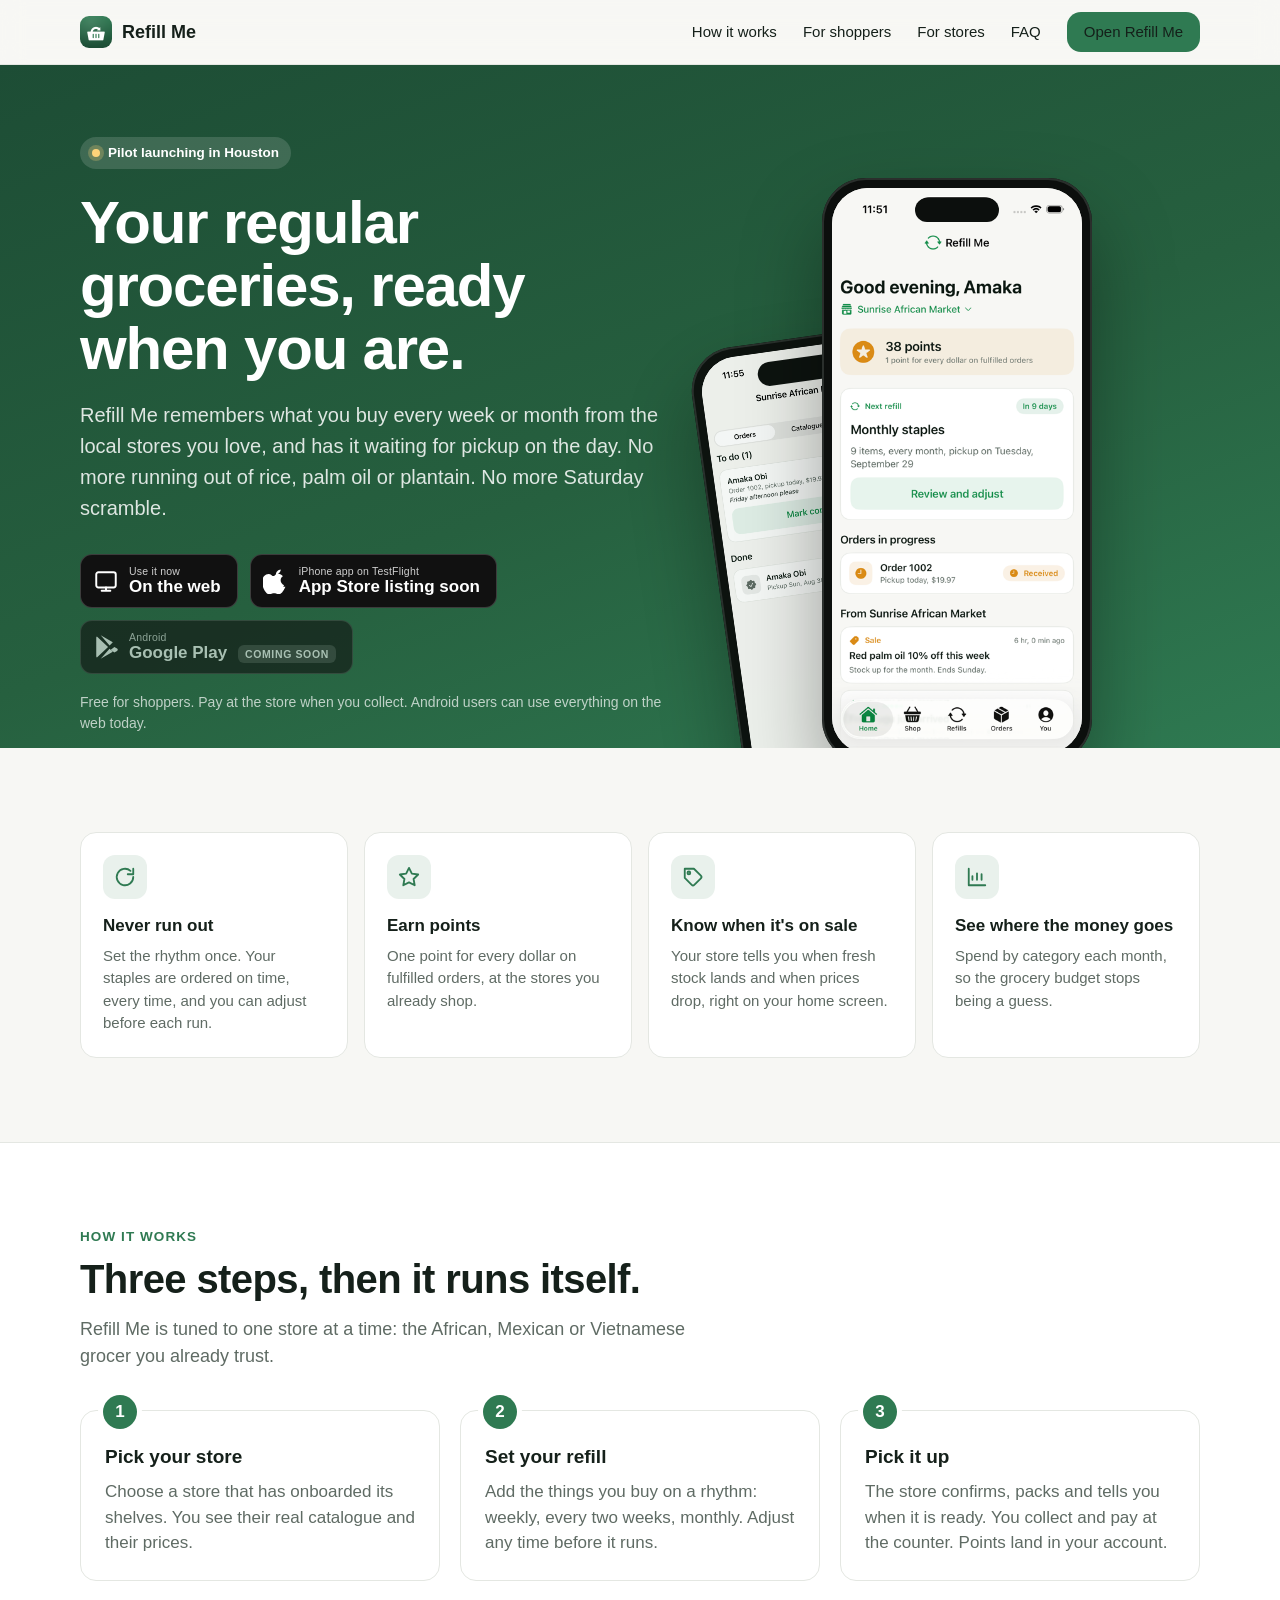
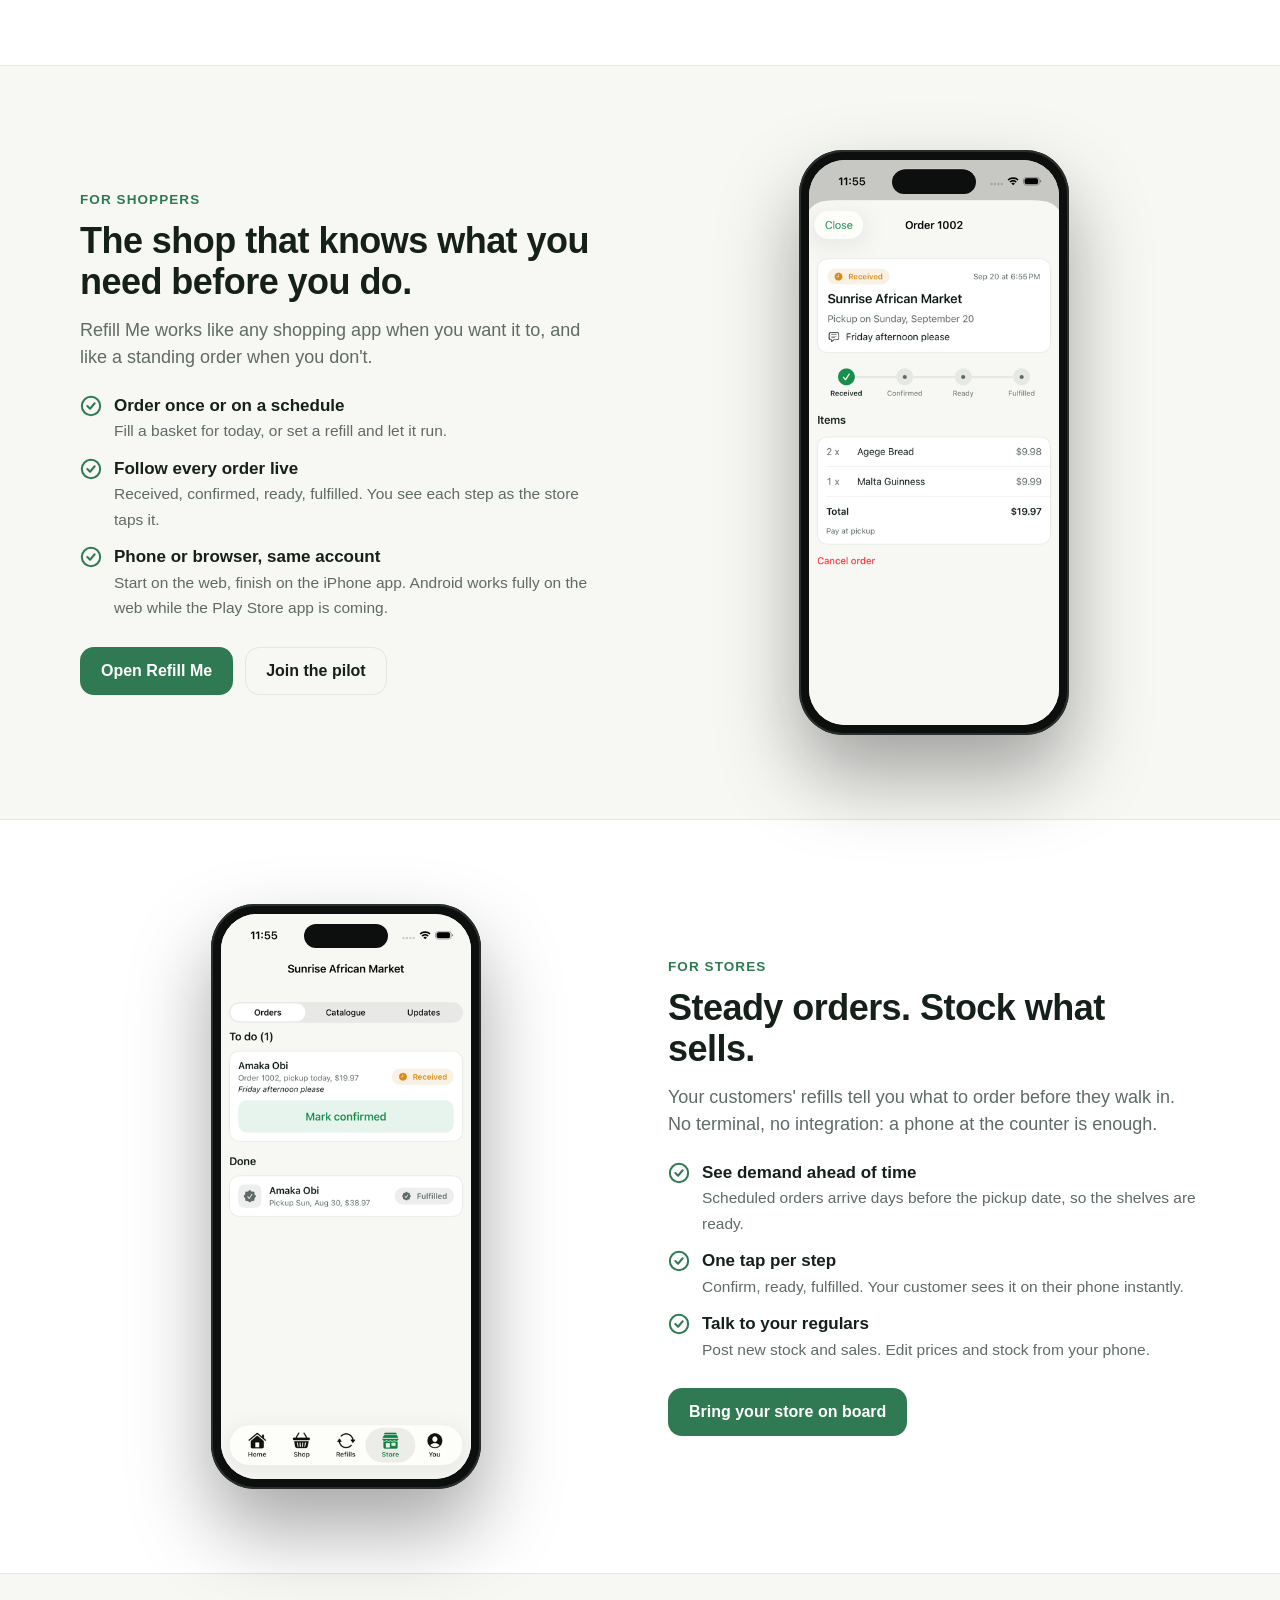
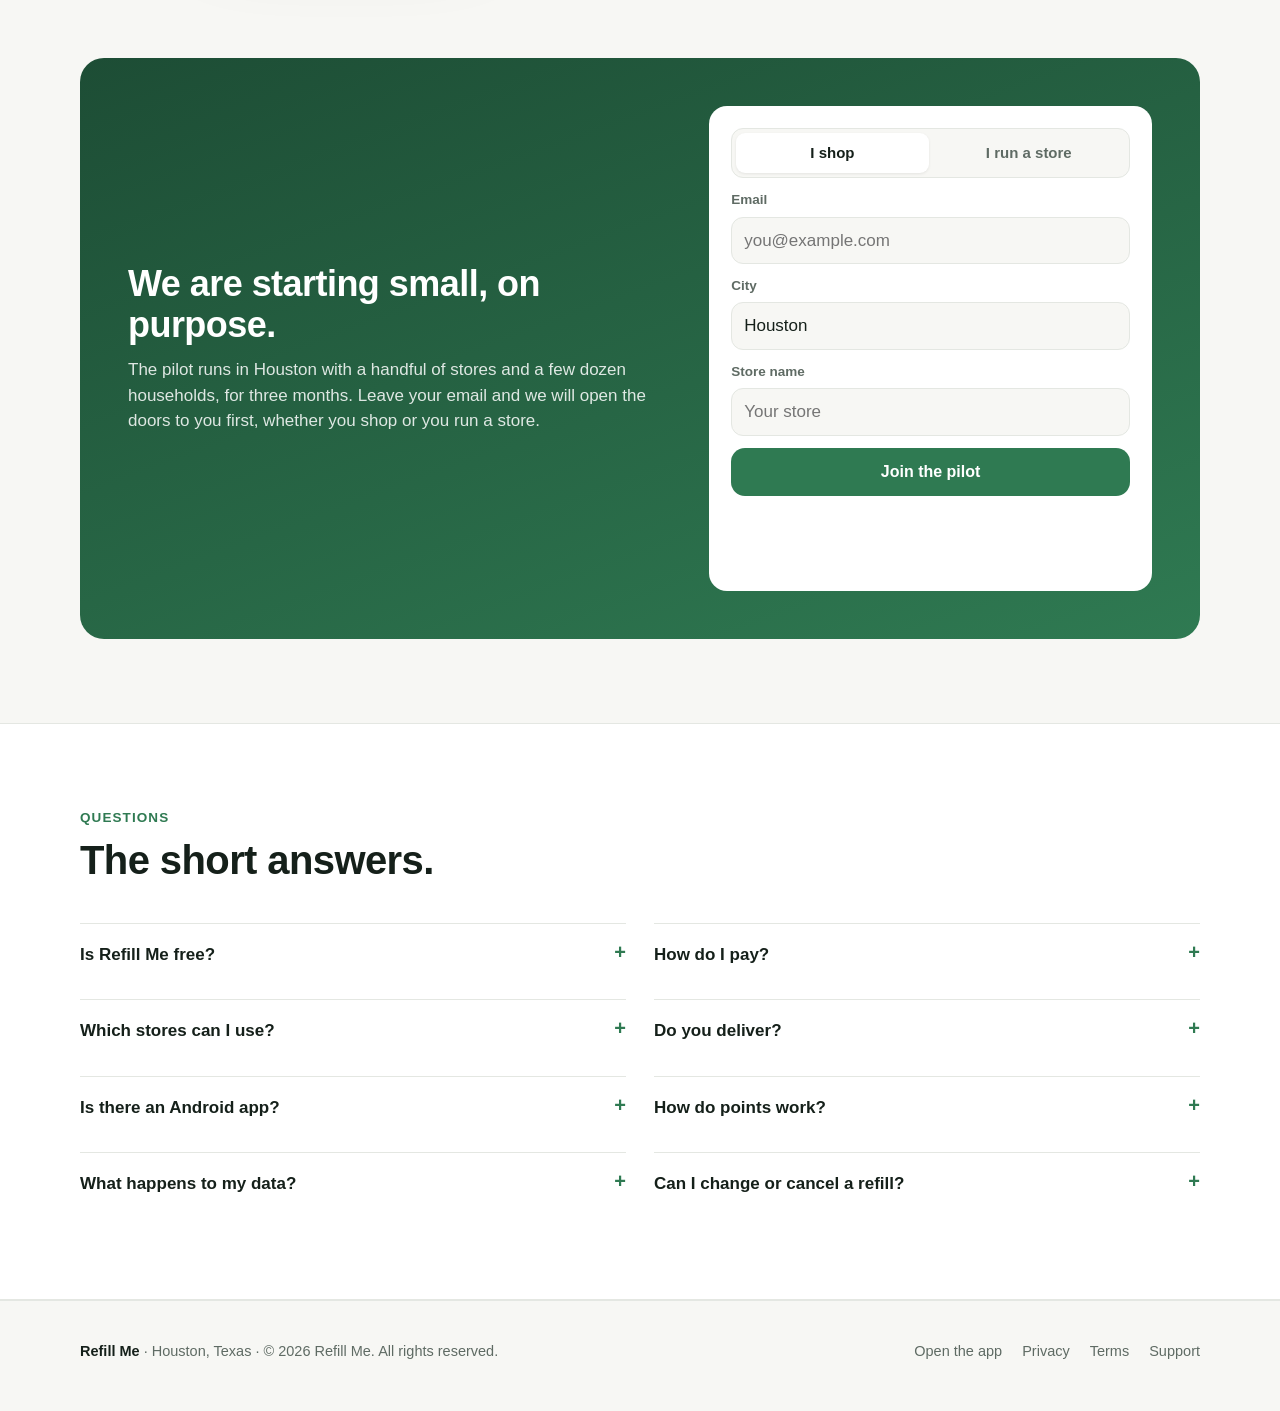
<file: index.html>
<!doctype html>
<html lang="en">
<head>
  <meta charset="utf-8">
  <meta name="viewport" content="width=device-width, initial-scale=1">
  <title>Refill Me: your regular groceries, ready when you are</title>
  <meta name="description" content="Refill Me remembers what you buy every week or month from the local stores you love and has it ready for pickup on the day. Starting in Houston.">
  <meta property="og:title" content="Refill Me">
  <meta property="og:description" content="Your regular groceries from the stores you love, ready when you are.">
  <meta property="og:image" content="https://refill4me.com/assets/img/icon-512.png">
  <meta property="og:url" content="https://refill4me.com/">
  <meta name="theme-color" content="#2f7a52">
  <link rel="icon" href="assets/img/favicon-64.png">
  <link rel="apple-touch-icon" href="assets/img/apple-touch-icon.png">
  <link rel="stylesheet" href="assets/site.css">
</head>
<body>
  <header class="site-header">
    <div class="wrap">
      <a class="brand" href="./"><img src="assets/img/icon-512.png" alt="" width="32" height="32">Refill Me</a>
      <button class="nav-toggle" aria-label="Menu" aria-expanded="false" data-nav-toggle>
        <svg width="20" height="20" viewBox="0 0 20 20" fill="none" stroke="currentColor" stroke-width="2" stroke-linecap="round"><path d="M3 5h14M3 10h14M3 15h14"/></svg>
      </button>
      <nav class="nav" data-nav>
        <a href="#how">How it works</a>
        <a href="#shoppers">For shoppers</a>
        <a href="#stores">For stores</a>
        <a href="#faq">FAQ</a>
        <a class="btn btn-primary" href="app/">Open Refill Me</a>
      </nav>
    </div>
  </header>

  <section class="hero">
    <div class="wrap">
      <div>
        <span class="eyebrow">Pilot launching in Houston</span>
        <h1>Your regular groceries, ready when you are.</h1>
        <p class="lead">Refill Me remembers what you buy every week or month from the local stores you love, and has it waiting for pickup on the day. No more running out of rice, palm oil or plantain. No more Saturday scramble.</p>
        <div class="badges">
          <a class="badge" href="app/">
            <svg viewBox="0 0 24 24" fill="none" stroke="currentColor" stroke-width="1.8" stroke-linecap="round" stroke-linejoin="round"><rect x="3" y="4" width="18" height="14" rx="2"/><path d="M8 21h8M12 18v3"/></svg>
            <span><small>Use it now</small><strong>On the web</strong></span>
          </a>
          <a class="badge" href="app/" data-app-store>
            <svg viewBox="0 0 24 24" fill="currentColor"><path d="M16.365 1.43c0 1.14-.47 2.22-1.24 3.02-.83.87-2.05 1.5-3.13 1.42-.14-1.1.44-2.26 1.16-2.98.82-.83 2.2-1.45 3.21-1.46zM20.7 17.3c-.6 1.37-.88 1.98-1.65 3.19-1.07 1.69-2.59 3.79-4.46 3.81-1.67.02-2.1-1.09-4.36-1.08-2.26.01-2.73 1.1-4.4 1.08-1.88-.02-3.31-1.91-4.38-3.6C-1.32 15.98-1.63 10.4 1.1 7.36c1.94-2.16 4.99-2.46 6.85-.77 1.24 1.12 1.9 1.14 3.06.02 2.06-1.98 5.55-1.6 7.36 1.09-3.16 1.94-2.64 6.7 1.03 8.28-.24.44-.44.86-.7 1.32z"/></svg>
            <span><small data-app-store-small>Get the iPhone app</small><strong data-app-store-label>Download on the App Store</strong></span>
          </a>
          <span class="badge is-soon" aria-disabled="true" title="Android app coming soon. Use the web version in the meantime.">
            <svg viewBox="0 0 24 24" fill="currentColor"><path d="M3.6 2.4 13.9 12 3.6 21.6c-.4-.2-.6-.6-.6-1.1V3.5c0-.5.2-.9.6-1.1zm11.7 11.1 3 2.9-11.2 6.4 8.2-9.3zm0-3-8.2-9.3 11.2 6.4-3 2.9zm4.4 1.5 2.5 1.4c.9.5.9 1.7 0 2.2l-2.5 1.4-3.3-2.5 3.3-2.5z"/></svg>
            <span><small>Android</small><strong>Google Play <span class="soon">Coming soon</span></strong></span>
          </span>
        </div>
        <p class="fine">Free for shoppers. Pay at the store when you collect. Android users can use everything on the web today.</p>
      </div>
      <div class="hero-visual">
        <div class="phone phone-back"><img src="assets/img/store.png" alt="The store's counter screen with an order waiting to be confirmed"></div>
        <div class="phone"><img src="assets/img/home.png" alt="Refill Me home screen showing points, the next refill and an order in progress"></div>
      </div>
    </div>
  </section>

  <section class="section">
    <div class="wrap">
      <div class="props">
        <div class="card prop">
          <div class="icon"><svg viewBox="0 0 24 24" fill="none" stroke="currentColor" stroke-width="2" stroke-linecap="round" stroke-linejoin="round"><path d="M21 12a9 9 0 1 1-3-6.7"/><path d="M21 3v6h-6"/></svg></div>
          <h3>Never run out</h3>
          <p>Set the rhythm once. Your staples are ordered on time, every time, and you can adjust before each run.</p>
        </div>
        <div class="card prop">
          <div class="icon"><svg viewBox="0 0 24 24" fill="none" stroke="currentColor" stroke-width="2" stroke-linecap="round" stroke-linejoin="round"><path d="m12 2 3.1 6.3 6.9 1-5 4.9 1.2 6.8L12 17.8 5.8 21l1.2-6.8-5-4.9 6.9-1z"/></svg></div>
          <h3>Earn points</h3>
          <p>One point for every dollar on fulfilled orders, at the stores you already shop.</p>
        </div>
        <div class="card prop">
          <div class="icon"><svg viewBox="0 0 24 24" fill="none" stroke="currentColor" stroke-width="2" stroke-linecap="round" stroke-linejoin="round"><path d="M20.6 13.4 13.4 20.6a2 2 0 0 1-2.8 0L3 13V3h10l7.6 7.6a2 2 0 0 1 0 2.8z"/><circle cx="7.5" cy="7.5" r="1.5"/></svg></div>
          <h3>Know when it's on sale</h3>
          <p>Your store tells you when fresh stock lands and when prices drop, right on your home screen.</p>
        </div>
        <div class="card prop">
          <div class="icon"><svg viewBox="0 0 24 24" fill="none" stroke="currentColor" stroke-width="2" stroke-linecap="round" stroke-linejoin="round"><path d="M3 3v18h18"/><path d="M7 15v-4M12 15V8M17 15v-6"/></svg></div>
          <h3>See where the money goes</h3>
          <p>Spend by category each month, so the grocery budget stops being a guess.</p>
        </div>
      </div>
    </div>
  </section>

  <section class="section alt" id="how">
    <div class="wrap">
      <div class="section-head">
        <p class="kicker">How it works</p>
        <h2>Three steps, then it runs itself.</h2>
        <p>Refill Me is tuned to one store at a time: the African, Mexican or Vietnamese grocer you already trust.</p>
      </div>
      <div class="steps">
        <div class="card step">
          <h3>Pick your store</h3>
          <p>Choose a store that has onboarded its shelves. You see their real catalogue and their prices.</p>
        </div>
        <div class="card step">
          <h3>Set your refill</h3>
          <p>Add the things you buy on a rhythm: weekly, every two weeks, monthly. Adjust any time before it runs.</p>
        </div>
        <div class="card step">
          <h3>Pick it up</h3>
          <p>The store confirms, packs and tells you when it is ready. You collect and pay at the counter. Points land in your account.</p>
        </div>
      </div>
    </div>
  </section>

  <section class="section" id="shoppers">
    <div class="wrap split">
      <div class="split-copy">
        <p class="kicker" style="color:var(--green);font-weight:700;font-size:13.5px;letter-spacing:.08em;text-transform:uppercase;margin:0 0 10px">For shoppers</p>
        <h2>The shop that knows what you need before you do.</h2>
        <p class="lead">Refill Me works like any shopping app when you want it to, and like a standing order when you don't.</p>
        <ul class="checks">
          <li><svg viewBox="0 0 24 24" fill="none" stroke="currentColor" stroke-width="2.2" stroke-linecap="round" stroke-linejoin="round"><circle cx="12" cy="12" r="10"/><path d="m8 12 3 3 5-6"/></svg><div><strong>Order once or on a schedule</strong><span>Fill a basket for today, or set a refill and let it run.</span></div></li>
          <li><svg viewBox="0 0 24 24" fill="none" stroke="currentColor" stroke-width="2.2" stroke-linecap="round" stroke-linejoin="round"><circle cx="12" cy="12" r="10"/><path d="m8 12 3 3 5-6"/></svg><div><strong>Follow every order live</strong><span>Received, confirmed, ready, fulfilled. You see each step as the store taps it.</span></div></li>
          <li><svg viewBox="0 0 24 24" fill="none" stroke="currentColor" stroke-width="2.2" stroke-linecap="round" stroke-linejoin="round"><circle cx="12" cy="12" r="10"/><path d="m8 12 3 3 5-6"/></svg><div><strong>Phone or browser, same account</strong><span>Start on the web, finish on the iPhone app. Android works fully on the web while the Play Store app is coming.</span></div></li>
        </ul>
        <div class="cta-row">
          <a class="btn btn-primary" href="app/">Open Refill Me</a>
          <a class="btn btn-ghost" href="#pilot">Join the pilot</a>
        </div>
      </div>
      <div class="split-visual"><div class="phone"><img src="assets/img/order-detail.png" alt="An order's live status: received, confirmed, ready, fulfilled"></div></div>
    </div>
  </section>

  <section class="section alt" id="stores">
    <div class="wrap split reverse">
      <div class="split-copy">
        <p class="kicker" style="color:var(--green);font-weight:700;font-size:13.5px;letter-spacing:.08em;text-transform:uppercase;margin:0 0 10px">For stores</p>
        <h2>Steady orders. Stock what sells.</h2>
        <p class="lead">Your customers' refills tell you what to order before they walk in. No terminal, no integration: a phone at the counter is enough.</p>
        <ul class="checks">
          <li><svg viewBox="0 0 24 24" fill="none" stroke="currentColor" stroke-width="2.2" stroke-linecap="round" stroke-linejoin="round"><circle cx="12" cy="12" r="10"/><path d="m8 12 3 3 5-6"/></svg><div><strong>See demand ahead of time</strong><span>Scheduled orders arrive days before the pickup date, so the shelves are ready.</span></div></li>
          <li><svg viewBox="0 0 24 24" fill="none" stroke="currentColor" stroke-width="2.2" stroke-linecap="round" stroke-linejoin="round"><circle cx="12" cy="12" r="10"/><path d="m8 12 3 3 5-6"/></svg><div><strong>One tap per step</strong><span>Confirm, ready, fulfilled. Your customer sees it on their phone instantly.</span></div></li>
          <li><svg viewBox="0 0 24 24" fill="none" stroke="currentColor" stroke-width="2.2" stroke-linecap="round" stroke-linejoin="round"><circle cx="12" cy="12" r="10"/><path d="m8 12 3 3 5-6"/></svg><div><strong>Talk to your regulars</strong><span>Post new stock and sales. Edit prices and stock from your phone.</span></div></li>
        </ul>
        <div class="cta-row">
          <a class="btn btn-primary" href="#pilot" data-role="store">Bring your store on board</a>
        </div>
      </div>
      <div class="split-visual"><div class="phone"><img src="assets/img/store.png" alt="The store screen: an order to confirm and one already fulfilled"></div></div>
    </div>
  </section>

  <section class="section" id="pilot">
    <div class="wrap">
      <div class="pilot">
        <div>
          <h2>We are starting small, on purpose.</h2>
          <p>The pilot runs in Houston with a handful of stores and a few dozen households, for three months. Leave your email and we will open the doors to you first, whether you shop or you run a store.</p>
        </div>
        <form data-pilot-form novalidate>
          <div class="seg" role="radiogroup" aria-label="I am a">
            <label><input type="radio" name="role" value="shopper" checked><span>I shop</span></label>
            <label><input type="radio" name="role" value="store"><span>I run a store</span></label>
          </div>
          <div class="field">
            <label for="pilot-email">Email</label>
            <input id="pilot-email" name="email" type="email" inputmode="email" autocomplete="email" placeholder="you@example.com" required>
          </div>
          <div class="field">
            <label for="pilot-city">City</label>
            <input id="pilot-city" name="city" type="text" autocomplete="address-level2" placeholder="Houston" value="Houston">
          </div>
          <div class="field" data-store-only hidden>
            <label for="pilot-store">Store name</label>
            <input id="pilot-store" name="store_name" type="text" placeholder="Your store">
          </div>
          <button class="btn btn-primary btn-block" type="submit">Join the pilot</button>
          <p class="form-status" data-form-status aria-live="polite"></p>
          <p class="form-note">One email when your spot opens. Nothing else.</p>
        </form>
      </div>
    </div>
  </section>

  <section class="section alt" id="faq">
    <div class="wrap">
      <div class="section-head">
        <p class="kicker">Questions</p>
        <h2>The short answers.</h2>
      </div>
      <div class="faq">
        <details><summary>Is Refill Me free?</summary><p>Yes for shoppers. You pay the store's normal prices at the counter when you collect. Stores pay a flat yearly or six-monthly fee to be on Refill Me, and nothing per order.</p></details>
        <details><summary>How do I pay?</summary><p>At pickup, the way you do today. Card payment inside the app is coming after the pilot.</p></details>
        <details><summary>Which stores can I use?</summary><p>Stores that have onboarded their catalogue. The pilot starts with an African grocery in Houston, with Mexican and Vietnamese stores next. Want yours on the list? Use the form above.</p></details>
        <details><summary>Do you deliver?</summary><p>Not yet. Pickup is the default, and a store can arrange delivery with you by phone. Delivery partners come after the pilot.</p></details>
        <details><summary>Is there an Android app?</summary><p>It is coming to Google Play. Until then everything works in your phone's browser at refill4me.com, with the same account.</p></details>
        <details><summary>How do points work?</summary><p>One point for every whole dollar on a fulfilled order. They show on your home screen. How you spend them is being worked out with the pilot stores.</p></details>
        <details><summary>What happens to my data?</summary><p>Your orders stay between you and your store. We use aggregate, anonymised demand data to help stores stock better, and never sell personal details. The <a href="privacy.html">privacy policy</a> has the full version.</p></details>
        <details><summary>Can I change or cancel a refill?</summary><p>Any time before it runs: adjust items, move the date, pause it, or delete it. An order that has been placed can be cancelled while the store has not yet started on it.</p></details>
      </div>
    </div>
  </section>

  <footer class="site-footer">
    <div class="wrap">
      <div><strong style="color:var(--ink)">Refill Me</strong> · Houston, Texas · © 2026 Refill Me. All rights reserved.</div>
      <nav>
        <a href="app/">Open the app</a>
        <a href="privacy.html">Privacy</a>
        <a href="terms.html">Terms</a>
        <a href="support.html">Support</a>
      </nav>
    </div>
  </footer>

  <script src="config.js"></script>
  <script src="assets/site.js"></script>
</body>
</html>
</file>
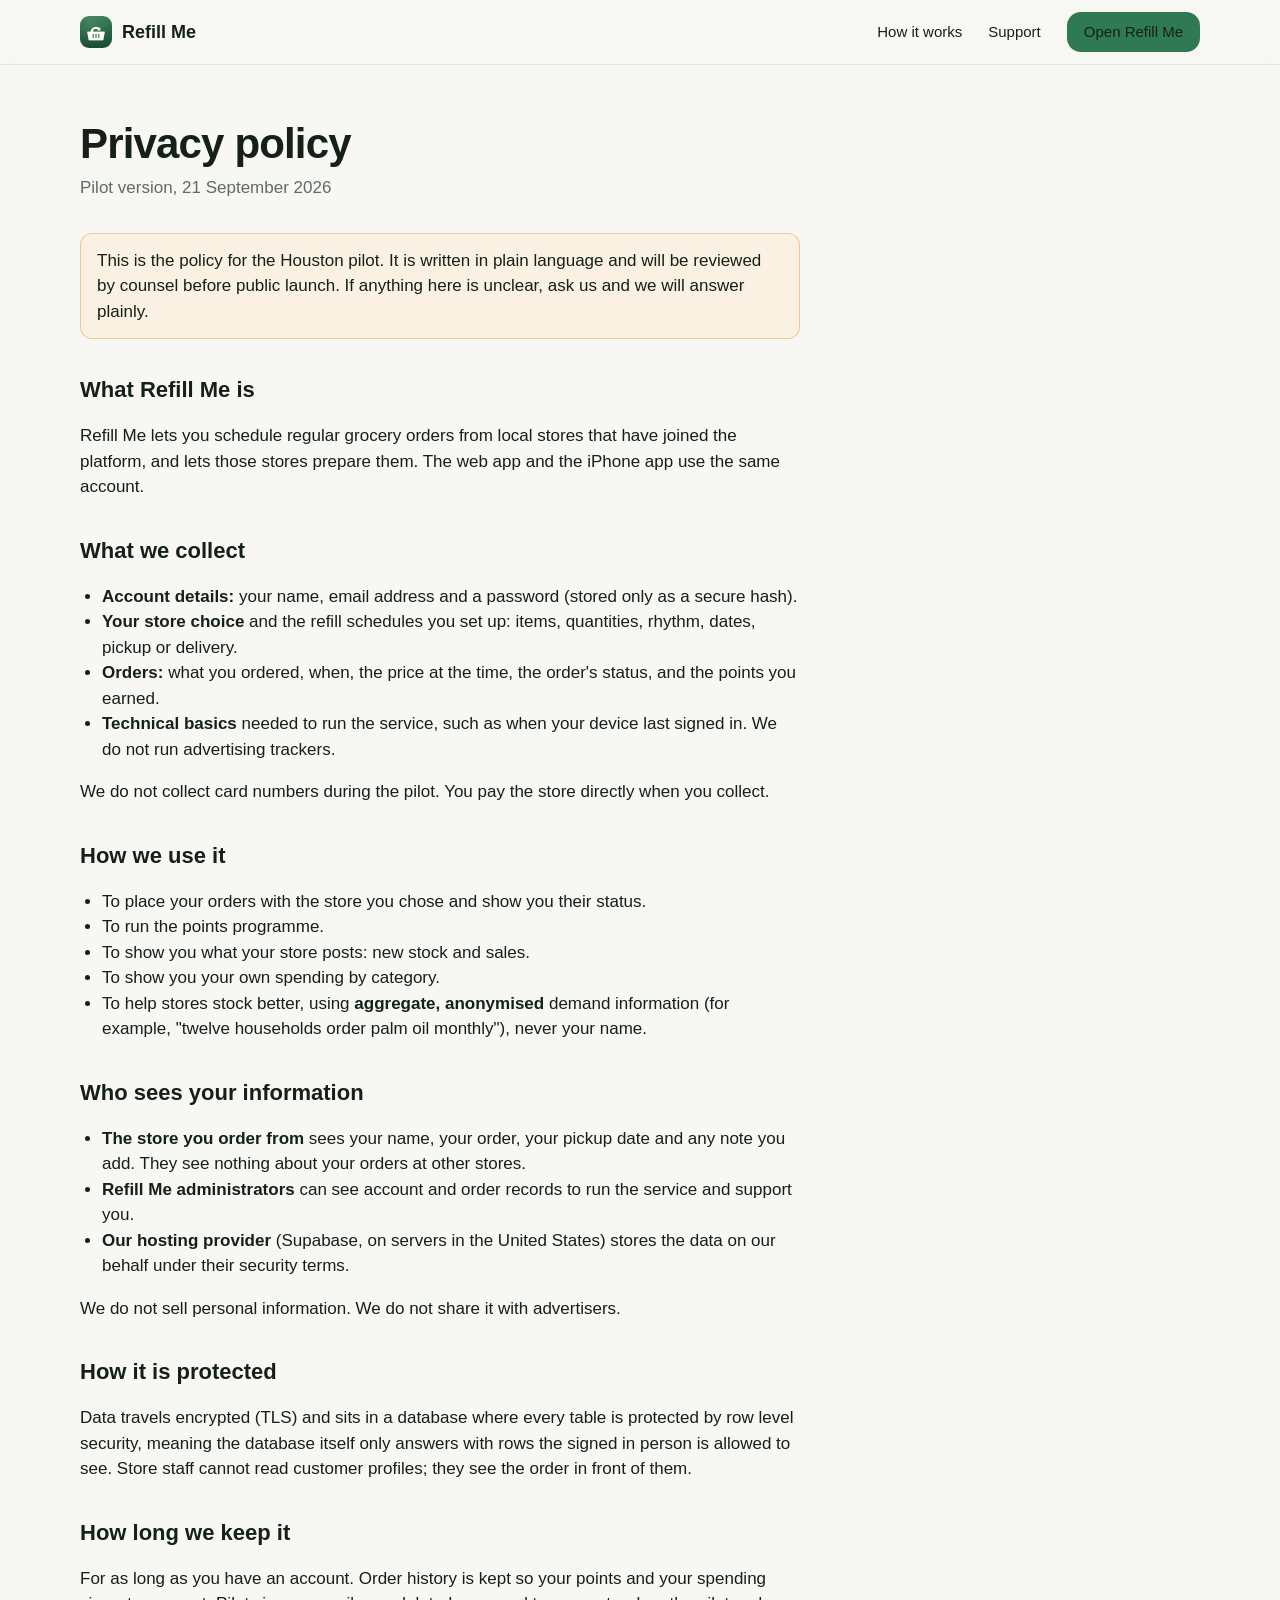
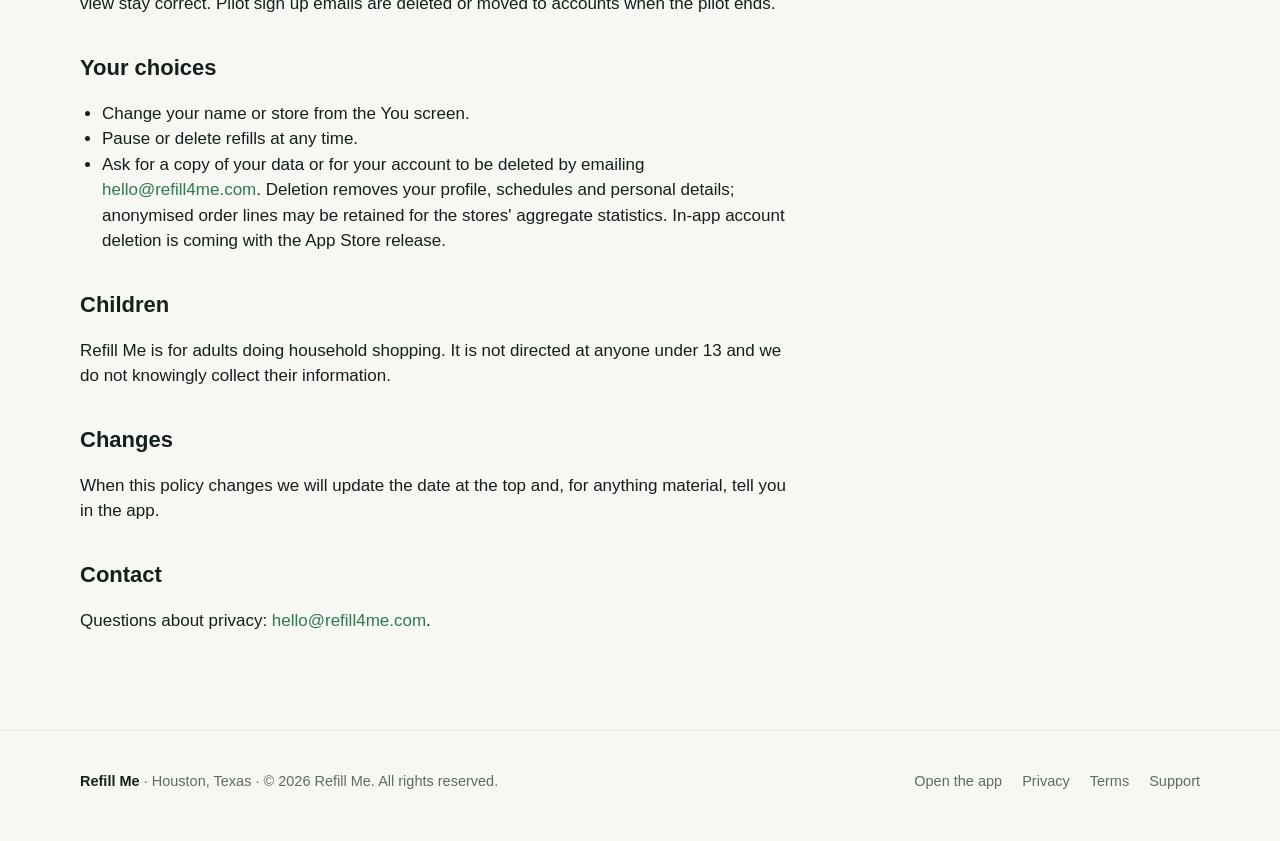
<file: privacy.html>
<!doctype html>
<html lang="en">
<head>
  <meta charset="utf-8">
  <meta name="viewport" content="width=device-width, initial-scale=1">
  <title>Privacy policy: Refill Me</title>
  <meta name="theme-color" content="#1e8e4e">
  <link rel="icon" href="assets/img/favicon-64.png">
  <link rel="apple-touch-icon" href="assets/img/apple-touch-icon.png">
  <link rel="stylesheet" href="assets/site.css">
</head>
<body>
  <header class="site-header">
    <div class="wrap">
      <a class="brand" href="./"><img src="assets/img/icon-512.png" alt="" width="32" height="32">Refill Me</a>
      <nav class="nav">
        <a href="index.html#how">How it works</a>
        <a href="support.html">Support</a>
        <a class="btn btn-primary" href="app/">Open Refill Me</a>
      </nav>
    </div>
  </header>
  <main class="page"><div class="wrap"><div class="prose">
    <h1>Privacy policy</h1>
    <p class="updated">Pilot version, 21 September 2026</p>
    <p class="note">This is the policy for the Houston pilot. It is written in plain language and will be reviewed by counsel before public launch. If anything here is unclear, ask us and we will answer plainly.</p>

    <h2>What Refill Me is</h2>
    <p>Refill Me lets you schedule regular grocery orders from local stores that have joined the platform, and lets those stores prepare them. The web app and the iPhone app use the same account.</p>

    <h2>What we collect</h2>
    <ul>
      <li><strong>Account details:</strong> your name, email address and a password (stored only as a secure hash).</li>
      <li><strong>Your store choice</strong> and the refill schedules you set up: items, quantities, rhythm, dates, pickup or delivery.</li>
      <li><strong>Orders:</strong> what you ordered, when, the price at the time, the order's status, and the points you earned.</li>
      <li><strong>Technical basics</strong> needed to run the service, such as when your device last signed in. We do not run advertising trackers.</li>
    </ul>
    <p>We do not collect card numbers during the pilot. You pay the store directly when you collect.</p>

    <h2>How we use it</h2>
    <ul>
      <li>To place your orders with the store you chose and show you their status.</li>
      <li>To run the points programme.</li>
      <li>To show you what your store posts: new stock and sales.</li>
      <li>To show you your own spending by category.</li>
      <li>To help stores stock better, using <strong>aggregate, anonymised</strong> demand information (for example, "twelve households order palm oil monthly"), never your name.</li>
    </ul>

    <h2>Who sees your information</h2>
    <ul>
      <li><strong>The store you order from</strong> sees your name, your order, your pickup date and any note you add. They see nothing about your orders at other stores.</li>
      <li><strong>Refill Me administrators</strong> can see account and order records to run the service and support you.</li>
      <li><strong>Our hosting provider</strong> (Supabase, on servers in the United States) stores the data on our behalf under their security terms.</li>
    </ul>
    <p>We do not sell personal information. We do not share it with advertisers.</p>

    <h2>How it is protected</h2>
    <p>Data travels encrypted (TLS) and sits in a database where every table is protected by row level security, meaning the database itself only answers with rows the signed in person is allowed to see. Store staff cannot read customer profiles; they see the order in front of them.</p>

    <h2>How long we keep it</h2>
    <p>For as long as you have an account. Order history is kept so your points and your spending view stay correct. Pilot sign up emails are deleted or moved to accounts when the pilot ends.</p>

    <h2>Your choices</h2>
    <ul>
      <li>Change your name or store from the You screen.</li>
      <li>Pause or delete refills at any time.</li>
      <li>Ask for a copy of your data or for your account to be deleted by emailing <a data-contact href="#">us</a>. Deletion removes your profile, schedules and personal details; anonymised order lines may be retained for the stores' aggregate statistics. In-app account deletion is coming with the App Store release.</li>
    </ul>

    <h2>Children</h2>
    <p>Refill Me is for adults doing household shopping. It is not directed at anyone under 13 and we do not knowingly collect their information.</p>

    <h2>Changes</h2>
    <p>When this policy changes we will update the date at the top and, for anything material, tell you in the app.</p>

    <h2>Contact</h2>
    <p>Questions about privacy: <a data-contact href="#">email us</a>.</p>
</div></div></main>
  <footer class="site-footer">
    <div class="wrap">
      <div><strong style="color:var(--ink)">Refill Me</strong> · Houston, Texas · © 2026 Refill Me. All rights reserved.</div>
      <nav>
        <a href="app/">Open the app</a>
        <a href="privacy.html">Privacy</a>
        <a href="terms.html">Terms</a>
        <a href="support.html">Support</a>
      </nav>
    </div>
  </footer>
  <script src="config.js"></script>
  <script>document.querySelectorAll("[data-contact]").forEach(function(a){var e=(window.REFILL_CONFIG||{}).contactEmail;if(e){a.textContent=e;a.href="mailto:"+e;}});</script>
</body>
</html>
</file>
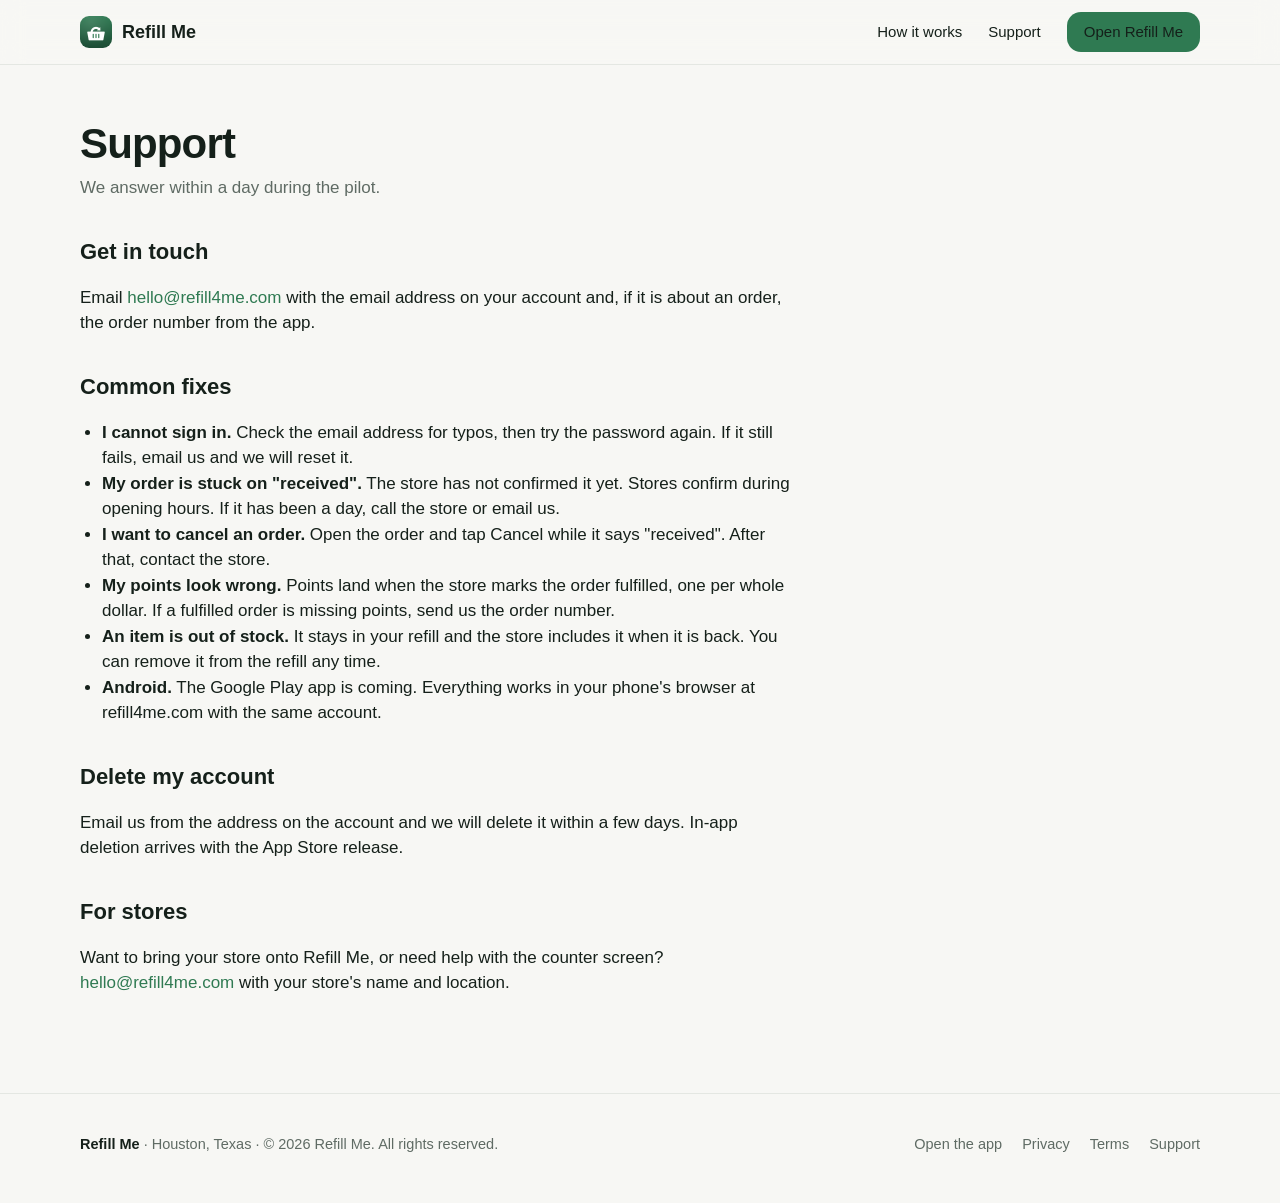
<file: support.html>
<!doctype html>
<html lang="en">
<head>
  <meta charset="utf-8">
  <meta name="viewport" content="width=device-width, initial-scale=1">
  <title>Support: Refill Me</title>
  <meta name="theme-color" content="#1e8e4e">
  <link rel="icon" href="assets/img/favicon-64.png">
  <link rel="apple-touch-icon" href="assets/img/apple-touch-icon.png">
  <link rel="stylesheet" href="assets/site.css">
</head>
<body>
  <header class="site-header">
    <div class="wrap">
      <a class="brand" href="./"><img src="assets/img/icon-512.png" alt="" width="32" height="32">Refill Me</a>
      <nav class="nav">
        <a href="index.html#how">How it works</a>
        <a href="support.html">Support</a>
        <a class="btn btn-primary" href="app/">Open Refill Me</a>
      </nav>
    </div>
  </header>
  <main class="page"><div class="wrap"><div class="prose">
    <h1>Support</h1>
    <p class="updated">We answer within a day during the pilot.</p>

    <h2>Get in touch</h2>
    <p>Email <a data-contact href="#">us</a> with the email address on your account and, if it is about an order, the order number from the app.</p>

    <h2>Common fixes</h2>
    <ul>
      <li><strong>I cannot sign in.</strong> Check the email address for typos, then try the password again. If it still fails, email us and we will reset it.</li>
      <li><strong>My order is stuck on "received".</strong> The store has not confirmed it yet. Stores confirm during opening hours. If it has been a day, call the store or email us.</li>
      <li><strong>I want to cancel an order.</strong> Open the order and tap Cancel while it says "received". After that, contact the store.</li>
      <li><strong>My points look wrong.</strong> Points land when the store marks the order fulfilled, one per whole dollar. If a fulfilled order is missing points, send us the order number.</li>
      <li><strong>An item is out of stock.</strong> It stays in your refill and the store includes it when it is back. You can remove it from the refill any time.</li>
      <li><strong>Android.</strong> The Google Play app is coming. Everything works in your phone's browser at refill4me.com with the same account.</li>
    </ul>

    <h2>Delete my account</h2>
    <p>Email us from the address on the account and we will delete it within a few days. In-app deletion arrives with the App Store release.</p>

    <h2>For stores</h2>
    <p>Want to bring your store onto Refill Me, or need help with the counter screen? <a data-contact href="#">Email us</a> with your store's name and location.</p>
</div></div></main>
  <footer class="site-footer">
    <div class="wrap">
      <div><strong style="color:var(--ink)">Refill Me</strong> · Houston, Texas · © 2026 Refill Me. All rights reserved.</div>
      <nav>
        <a href="app/">Open the app</a>
        <a href="privacy.html">Privacy</a>
        <a href="terms.html">Terms</a>
        <a href="support.html">Support</a>
      </nav>
    </div>
  </footer>
  <script src="config.js"></script>
  <script>document.querySelectorAll("[data-contact]").forEach(function(a){var e=(window.REFILL_CONFIG||{}).contactEmail;if(e){a.textContent=e;a.href="mailto:"+e;}});</script>
</body>
</html>
</file>
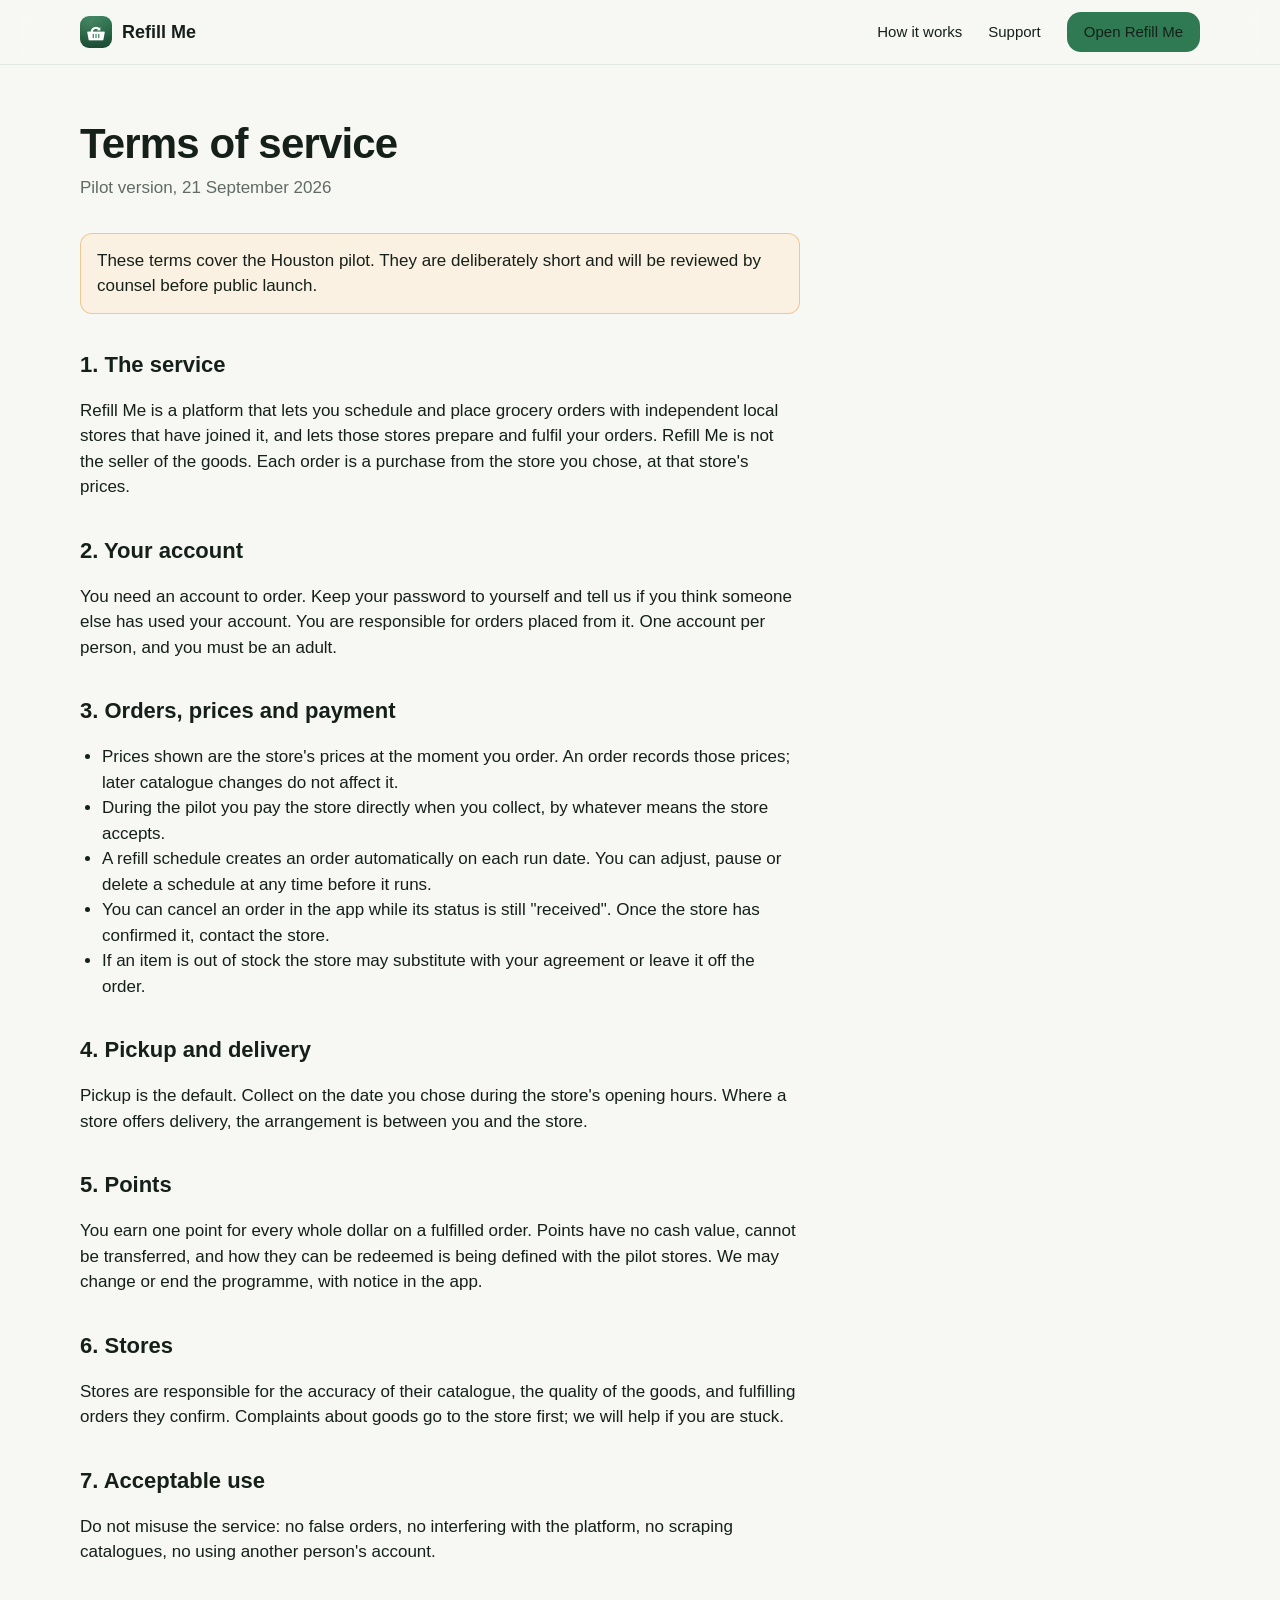
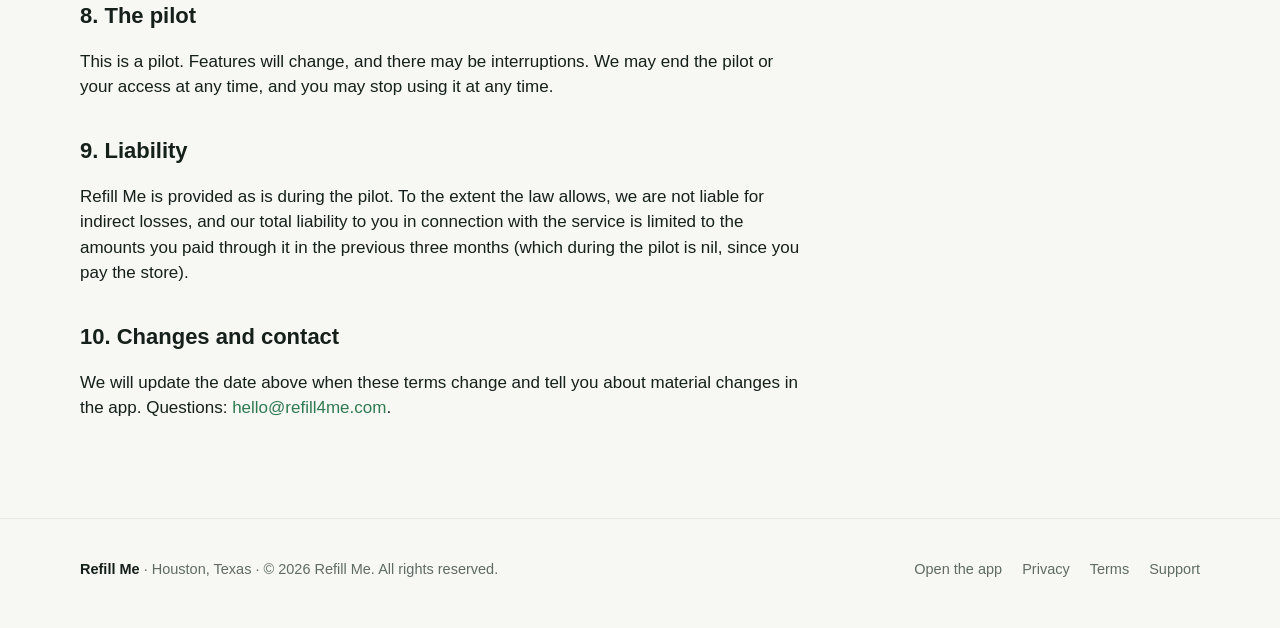
<file: terms.html>
<!doctype html>
<html lang="en">
<head>
  <meta charset="utf-8">
  <meta name="viewport" content="width=device-width, initial-scale=1">
  <title>Terms of service: Refill Me</title>
  <meta name="theme-color" content="#1e8e4e">
  <link rel="icon" href="assets/img/favicon-64.png">
  <link rel="apple-touch-icon" href="assets/img/apple-touch-icon.png">
  <link rel="stylesheet" href="assets/site.css">
</head>
<body>
  <header class="site-header">
    <div class="wrap">
      <a class="brand" href="./"><img src="assets/img/icon-512.png" alt="" width="32" height="32">Refill Me</a>
      <nav class="nav">
        <a href="index.html#how">How it works</a>
        <a href="support.html">Support</a>
        <a class="btn btn-primary" href="app/">Open Refill Me</a>
      </nav>
    </div>
  </header>
  <main class="page"><div class="wrap"><div class="prose">
    <h1>Terms of service</h1>
    <p class="updated">Pilot version, 21 September 2026</p>
    <p class="note">These terms cover the Houston pilot. They are deliberately short and will be reviewed by counsel before public launch.</p>

    <h2>1. The service</h2>
    <p>Refill Me is a platform that lets you schedule and place grocery orders with independent local stores that have joined it, and lets those stores prepare and fulfil your orders. Refill Me is not the seller of the goods. Each order is a purchase from the store you chose, at that store's prices.</p>

    <h2>2. Your account</h2>
    <p>You need an account to order. Keep your password to yourself and tell us if you think someone else has used your account. You are responsible for orders placed from it. One account per person, and you must be an adult.</p>

    <h2>3. Orders, prices and payment</h2>
    <ul>
      <li>Prices shown are the store's prices at the moment you order. An order records those prices; later catalogue changes do not affect it.</li>
      <li>During the pilot you pay the store directly when you collect, by whatever means the store accepts.</li>
      <li>A refill schedule creates an order automatically on each run date. You can adjust, pause or delete a schedule at any time before it runs.</li>
      <li>You can cancel an order in the app while its status is still "received". Once the store has confirmed it, contact the store.</li>
      <li>If an item is out of stock the store may substitute with your agreement or leave it off the order.</li>
    </ul>

    <h2>4. Pickup and delivery</h2>
    <p>Pickup is the default. Collect on the date you chose during the store's opening hours. Where a store offers delivery, the arrangement is between you and the store.</p>

    <h2>5. Points</h2>
    <p>You earn one point for every whole dollar on a fulfilled order. Points have no cash value, cannot be transferred, and how they can be redeemed is being defined with the pilot stores. We may change or end the programme, with notice in the app.</p>

    <h2>6. Stores</h2>
    <p>Stores are responsible for the accuracy of their catalogue, the quality of the goods, and fulfilling orders they confirm. Complaints about goods go to the store first; we will help if you are stuck.</p>

    <h2>7. Acceptable use</h2>
    <p>Do not misuse the service: no false orders, no interfering with the platform, no scraping catalogues, no using another person's account.</p>

    <h2>8. The pilot</h2>
    <p>This is a pilot. Features will change, and there may be interruptions. We may end the pilot or your access at any time, and you may stop using it at any time.</p>

    <h2>9. Liability</h2>
    <p>Refill Me is provided as is during the pilot. To the extent the law allows, we are not liable for indirect losses, and our total liability to you in connection with the service is limited to the amounts you paid through it in the previous three months (which during the pilot is nil, since you pay the store).</p>

    <h2>10. Changes and contact</h2>
    <p>We will update the date above when these terms change and tell you about material changes in the app. Questions: <a data-contact href="#">email us</a>.</p>
</div></div></main>
  <footer class="site-footer">
    <div class="wrap">
      <div><strong style="color:var(--ink)">Refill Me</strong> · Houston, Texas · © 2026 Refill Me. All rights reserved.</div>
      <nav>
        <a href="app/">Open the app</a>
        <a href="privacy.html">Privacy</a>
        <a href="terms.html">Terms</a>
        <a href="support.html">Support</a>
      </nav>
    </div>
  </footer>
  <script src="config.js"></script>
  <script>document.querySelectorAll("[data-contact]").forEach(function(a){var e=(window.REFILL_CONFIG||{}).contactEmail;if(e){a.textContent=e;a.href="mailto:"+e;}});</script>
</body>
</html>
</file>
<file: assets/site.css>
@import url("tokens.css");

.wrap { width: min(1120px, 100% - 40px); margin: 0 auto; }
@media (max-width: 640px) { .wrap { width: min(1120px, 100% - 32px); } }

/* Header */
.site-header { position: sticky; top: 0; z-index: 20; background: color-mix(in srgb, var(--bg) 88%, transparent); backdrop-filter: saturate(160%) blur(12px); border-bottom: 1px solid var(--line); }
.site-header .wrap { display: flex; align-items: center; justify-content: space-between; height: 64px; gap: 16px; }
.brand { display: inline-flex; align-items: center; gap: 10px; font-weight: 700; font-size: 18px; color: var(--ink); }
.brand:hover { text-decoration: none; }
.brand img { width: 32px; height: 32px; border-radius: 9px; }
.nav { display: flex; align-items: center; gap: 26px; }
.nav a { color: var(--ink); font-weight: 500; font-size: 15px; }
.nav a:hover { color: var(--green); text-decoration: none; }
.nav .btn { min-height: 40px; padding: 0 16px; font-size: 15px; }
.nav-toggle { display: none; background: none; border: 1px solid var(--line); border-radius: 10px; width: 40px; height: 40px; }
@media (max-width: 860px) {
  .nav { position: absolute; top: 64px; left: 0; right: 0; flex-direction: column; align-items: stretch; gap: 0; background: var(--bg); border-bottom: 1px solid var(--line); display: none; padding: 8px 20px 16px; }
  .nav.is-open { display: flex; }
  .nav a { padding: 12px 0; border-bottom: 1px solid var(--line); }
  .nav a:last-of-type { border-bottom: 0; }
  .nav .btn { margin-top: 8px; }
  .nav-toggle { display: inline-grid; place-items: center; }
}

/* Hero */
.hero { background: linear-gradient(160deg, var(--green-deep) 0%, #26603f 55%, var(--green) 100%); color: #fff; overflow: hidden; }
.hero .wrap { display: grid; grid-template-columns: 1.1fr .9fr; gap: 40px; align-items: center; padding: 72px 0 0; }
.hero h1 { font-size: clamp(38px, 5.2vw, 60px); line-height: 1.05; letter-spacing: -0.02em; margin: 0 0 20px; font-weight: 800; }
.hero p.lead { font-size: clamp(17px, 1.6vw, 20px); line-height: 1.55; color: rgba(255,255,255,.85); margin: 0 0 30px; max-width: 34em; }
.hero .eyebrow { display: inline-flex; align-items: center; gap: 8px; background: rgba(255,255,255,.14); padding: 6px 12px; border-radius: 999px; font-size: 13.5px; font-weight: 600; margin-bottom: 22px; }
.hero .eyebrow::before { content: ""; width: 8px; height: 8px; border-radius: 50%; background: #ffd479; box-shadow: 0 0 0 4px rgba(255,212,121,.25); }
.cta-row { display: flex; flex-wrap: wrap; gap: 12px; align-items: center; }
.hero .btn-primary { background: #fff; color: var(--green-deep); }
.hero .btn-primary:hover { background: #eaf7ef; }
.hero .btn-ghost { color: #fff; border-color: rgba(255,255,255,.4); }
.hero .btn-ghost:hover { background: rgba(255,255,255,.1); }
.hero .fine { margin-top: 18px; font-size: 14px; color: rgba(255,255,255,.7); }
.hero-visual { position: relative; display: flex; justify-content: center; align-items: flex-end; height: 560px; }
@media (max-width: 900px) {
  .hero .wrap { grid-template-columns: 1fr; padding-top: 56px; gap: 24px; }
  .hero-visual { height: 420px; }
}

/* Store badges */
.badges { display: flex; flex-wrap: wrap; gap: 12px; }
.badge {
  display: inline-flex; align-items: center; gap: 10px; min-height: 54px; padding: 8px 16px 8px 12px;
  border-radius: 12px; background: #111; color: #fff; border: 1px solid rgba(255,255,255,.18); text-decoration: none;
}
.badge:hover { text-decoration: none; background: #000; }
.badge svg { width: 26px; height: 26px; flex: none; }
.badge small { display: block; font-size: 10.5px; letter-spacing: .02em; line-height: 1; opacity: .8; }
.badge strong { display: block; font-size: 17px; line-height: 1.15; font-weight: 600; }
.badge.is-soon { opacity: .6; cursor: default; }
.badge.is-soon:hover { background: #111; }
.badge .soon { margin-left: 6px; font-size: 10.5px; font-weight: 700; text-transform: uppercase; letter-spacing: .06em; background: rgba(255,255,255,.18); padding: 3px 7px; border-radius: 6px; }

/* Phone frame around real screenshots */
.phone { width: 270px; aspect-ratio: 270 / 585; border-radius: 44px; background: #0c0f0d; padding: 10px; box-shadow: 0 40px 80px rgba(0,0,0,.35), inset 0 0 0 2px #2a2f2c; position: relative; }
.phone::after { content: ""; position: absolute; top: 20px; left: 50%; transform: translateX(-50%); width: 84px; height: 24px; border-radius: 14px; background: #0c0f0d; }
.phone img { width: 100%; height: 100%; object-fit: cover; border-radius: 36px; background: #f7f7f4; }
.hero-visual .phone { transform: translateY(40px); }
.hero-visual .phone.phone-back { position: absolute; left: 0; bottom: -60px; width: 220px; transform: rotate(-8deg) translateY(30px); opacity: .95; }
@media (max-width: 900px) { .hero-visual .phone.phone-back { display: none; } }
@media (max-width: 600px) { .phone { width: 230px; } }

/* Sections */
.section { padding: 84px 0; }
.section.alt { background: var(--surface); border-top: 1px solid var(--line); border-bottom: 1px solid var(--line); }
.section-head { max-width: 640px; margin-bottom: 40px; }
.section-head .kicker { color: var(--green); font-weight: 700; font-size: 13.5px; letter-spacing: .08em; text-transform: uppercase; margin: 0 0 10px; }
.section-head h2 { font-size: clamp(28px, 3.4vw, 40px); line-height: 1.12; letter-spacing: -0.015em; margin: 0 0 14px; font-weight: 800; }
.section-head p { color: var(--muted); font-size: 18px; margin: 0; }
@media (max-width: 640px) { .section { padding: 60px 0; } }

.props { display: grid; grid-template-columns: repeat(4, 1fr); gap: 16px; }
@media (max-width: 900px) { .props { grid-template-columns: repeat(2, 1fr); } }
@media (max-width: 520px) { .props { grid-template-columns: 1fr; } }
.prop { padding: 22px; }
.prop .icon { width: 44px; height: 44px; border-radius: 12px; background: var(--green-soft); color: var(--green); display: grid; place-items: center; margin-bottom: 14px; }
.prop .icon svg { width: 22px; height: 22px; }
.prop h3 { margin: 0 0 6px; font-size: 17px; }
.prop p { margin: 0; color: var(--muted); font-size: 15px; }

.steps { display: grid; grid-template-columns: repeat(3, 1fr); gap: 20px; counter-reset: step; }
@media (max-width: 860px) { .steps { grid-template-columns: 1fr; } }
.step { position: relative; padding: 26px 24px 24px; }
.step::before { counter-increment: step; content: counter(step); position: absolute; top: -16px; left: 22px; width: 34px; height: 34px; border-radius: 50%; background: var(--green); color: #fff; font-weight: 800; display: grid; place-items: center; box-shadow: 0 0 0 5px var(--bg); }
.section.alt .step::before { box-shadow: 0 0 0 5px var(--surface); }
.step h3 { margin: 6px 0 8px; font-size: 19px; }
.step p { margin: 0; color: var(--muted); }

.split { display: grid; grid-template-columns: 1fr 1fr; gap: 56px; align-items: center; }
.split.reverse .split-copy { order: 2; }
@media (max-width: 860px) { .split { grid-template-columns: 1fr; gap: 28px; } .split.reverse .split-copy { order: 0; } }
.split h2 { font-size: clamp(26px, 3vw, 36px); line-height: 1.15; letter-spacing: -0.015em; margin: 0 0 14px; font-weight: 800; }
.split p.lead { color: var(--muted); font-size: 18px; margin: 0 0 22px; }
.checks { list-style: none; padding: 0; margin: 0 0 26px; display: grid; gap: 12px; }
.checks li { display: flex; gap: 12px; align-items: flex-start; }
.checks li svg { flex: none; width: 22px; height: 22px; color: var(--green); margin-top: 2px; }
.checks li strong { display: block; }
.checks li span { color: var(--muted); font-size: 15.5px; }
.split-visual { display: flex; justify-content: center; }

/* Pilot form */
.pilot { background: linear-gradient(160deg, var(--green-deep), var(--green)); color: #fff; border-radius: 24px; padding: 48px; display: grid; grid-template-columns: 1.1fr .9fr; gap: 40px; align-items: center; }
@media (max-width: 860px) { .pilot { grid-template-columns: 1fr; padding: 32px 24px; } }
.pilot h2 { font-size: clamp(26px, 3vw, 36px); line-height: 1.15; margin: 0 0 12px; font-weight: 800; letter-spacing: -0.015em; }
.pilot p { color: rgba(255,255,255,.85); margin: 0; font-size: 17px; }
.pilot form { background: var(--surface); color: var(--ink); border-radius: 18px; padding: 22px; display: grid; gap: 12px; }
.field { display: grid; gap: 6px; }
.field label { font-size: 13.5px; font-weight: 600; color: var(--muted); }
.field input, .field select, .field textarea { min-height: 46px; padding: 10px 12px; border: 1px solid var(--line); border-radius: 12px; background: var(--bg); width: 100%; }
.field input:focus, .field select:focus, .field textarea:focus { outline: none; border-color: var(--green); box-shadow: 0 0 0 3px color-mix(in srgb, var(--green) 25%, transparent); }
.seg { display: grid; grid-template-columns: 1fr 1fr; background: var(--bg); border: 1px solid var(--line); border-radius: 12px; padding: 4px; gap: 4px; }
.seg label { position: relative; }
.seg input { position: absolute; opacity: 0; inset: 0; }
.seg span { display: block; text-align: center; padding: 9px; border-radius: 9px; font-weight: 600; font-size: 15px; color: var(--muted); cursor: pointer; }
.seg input:checked + span { background: var(--surface); color: var(--ink); box-shadow: 0 1px 3px rgba(0,0,0,.08); }
.form-note { font-size: 13.5px; color: var(--muted); margin: 0; }
.form-status { font-size: 15px; font-weight: 600; margin: 0; min-height: 1.4em; }
.form-status.ok { color: var(--green); }
.form-status.err { color: var(--danger); }

/* FAQ */
.faq { display: grid; grid-template-columns: 1fr 1fr; gap: 14px 28px; }
@media (max-width: 860px) { .faq { grid-template-columns: 1fr; } }
.faq details { border-top: 1px solid var(--line); padding: 4px 0; }
.faq summary { cursor: pointer; font-weight: 600; padding: 14px 0; list-style: none; display: flex; justify-content: space-between; gap: 12px; }
.faq summary::-webkit-details-marker { display: none; }
.faq summary::after { content: "+"; color: var(--green); font-weight: 700; font-size: 20px; line-height: 1; }
.faq details[open] summary::after { content: "–"; }
.faq details p { margin: 0 0 16px; color: var(--muted); }

/* Footer */
.site-footer { border-top: 1px solid var(--line); padding: 40px 0 48px; color: var(--muted); font-size: 14.5px; }
.site-footer .wrap { display: flex; flex-wrap: wrap; justify-content: space-between; gap: 20px; align-items: center; }
.site-footer nav { display: flex; gap: 20px; flex-wrap: wrap; }
.site-footer nav a { color: var(--muted); }

/* Legal and support pages */
.page { padding: 56px 0 80px; }
.page .prose { max-width: 720px; }
.prose h1 { font-size: clamp(30px, 4vw, 42px); letter-spacing: -0.02em; line-height: 1.1; margin: 0 0 8px; }
.prose .updated { color: var(--muted); margin: 0 0 32px; }
.prose h2 { font-size: 22px; margin: 34px 0 10px; }
.prose p, .prose li { color: var(--ink); }
.prose ul { padding-left: 22px; }
.prose .note { background: var(--amber-soft); border: 1px solid color-mix(in srgb, var(--amber) 40%, transparent); border-radius: 12px; padding: 14px 16px; color: var(--ink); }
</file>
